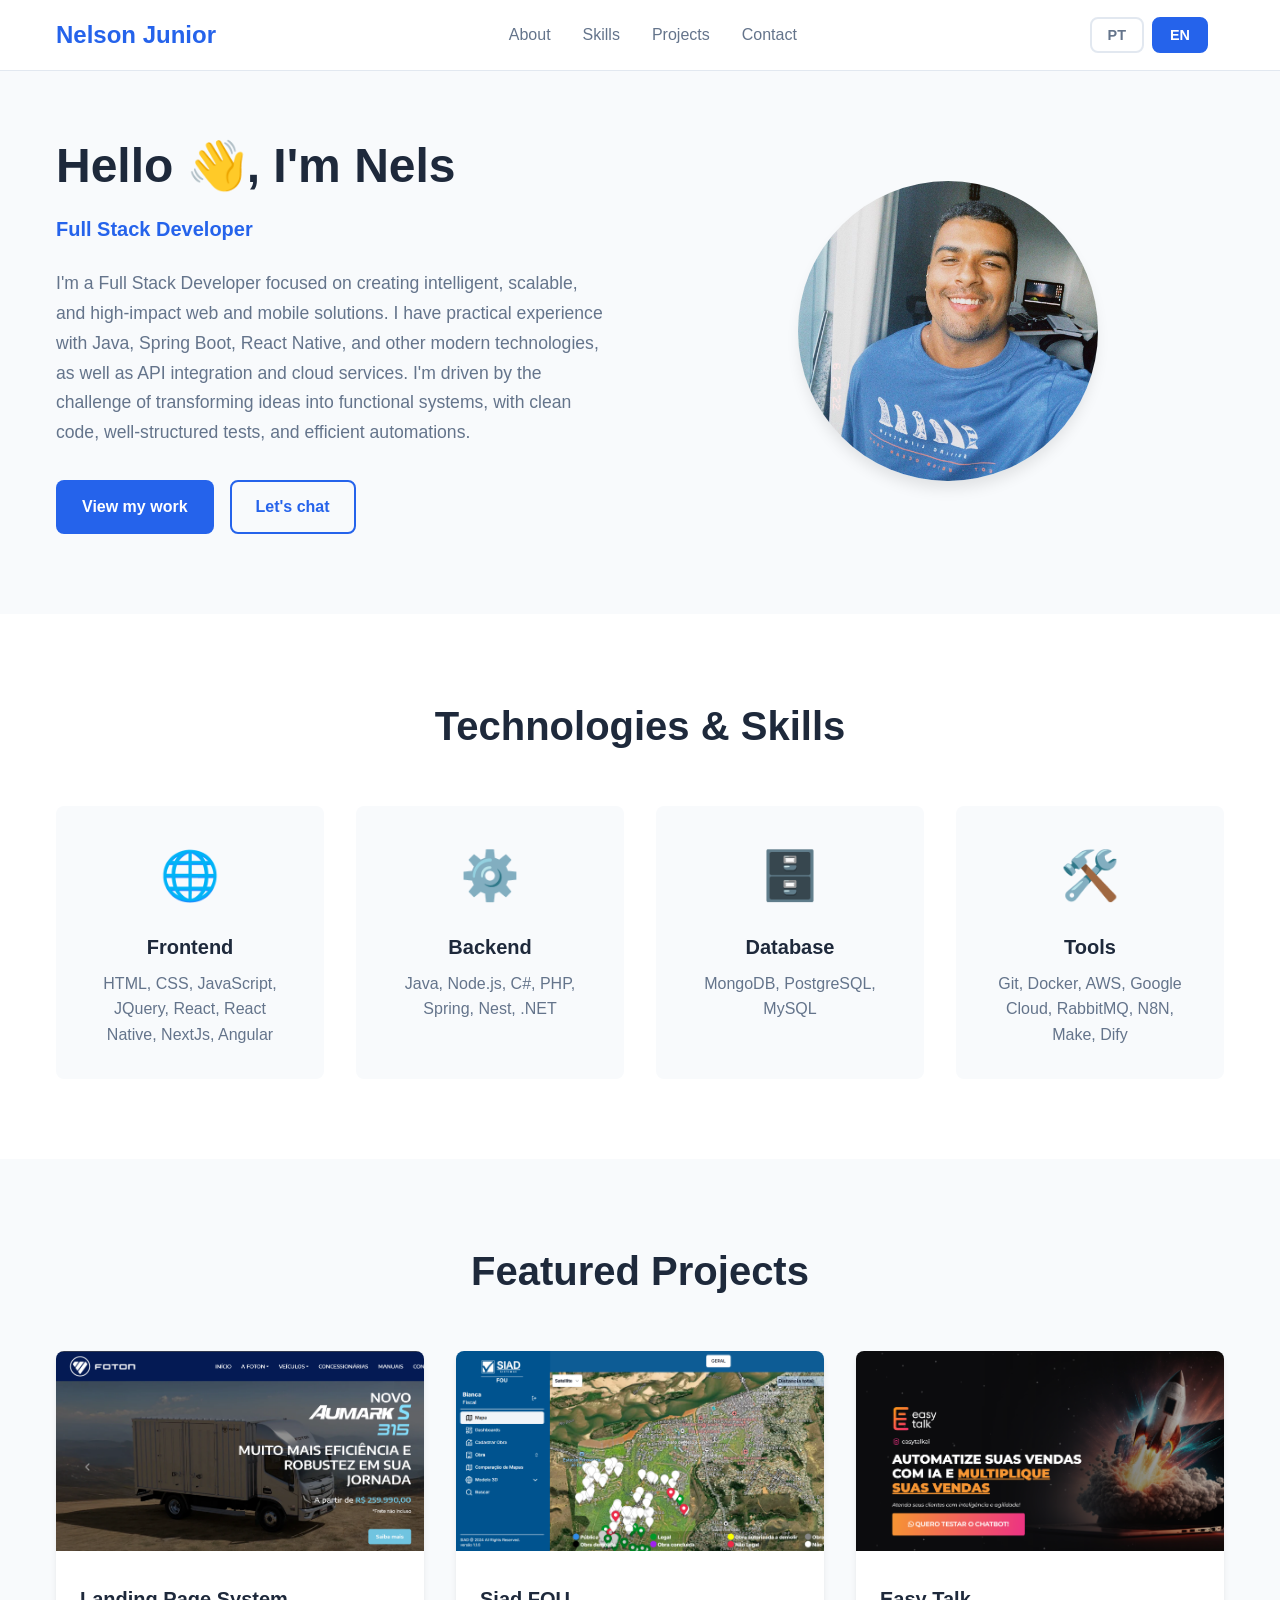
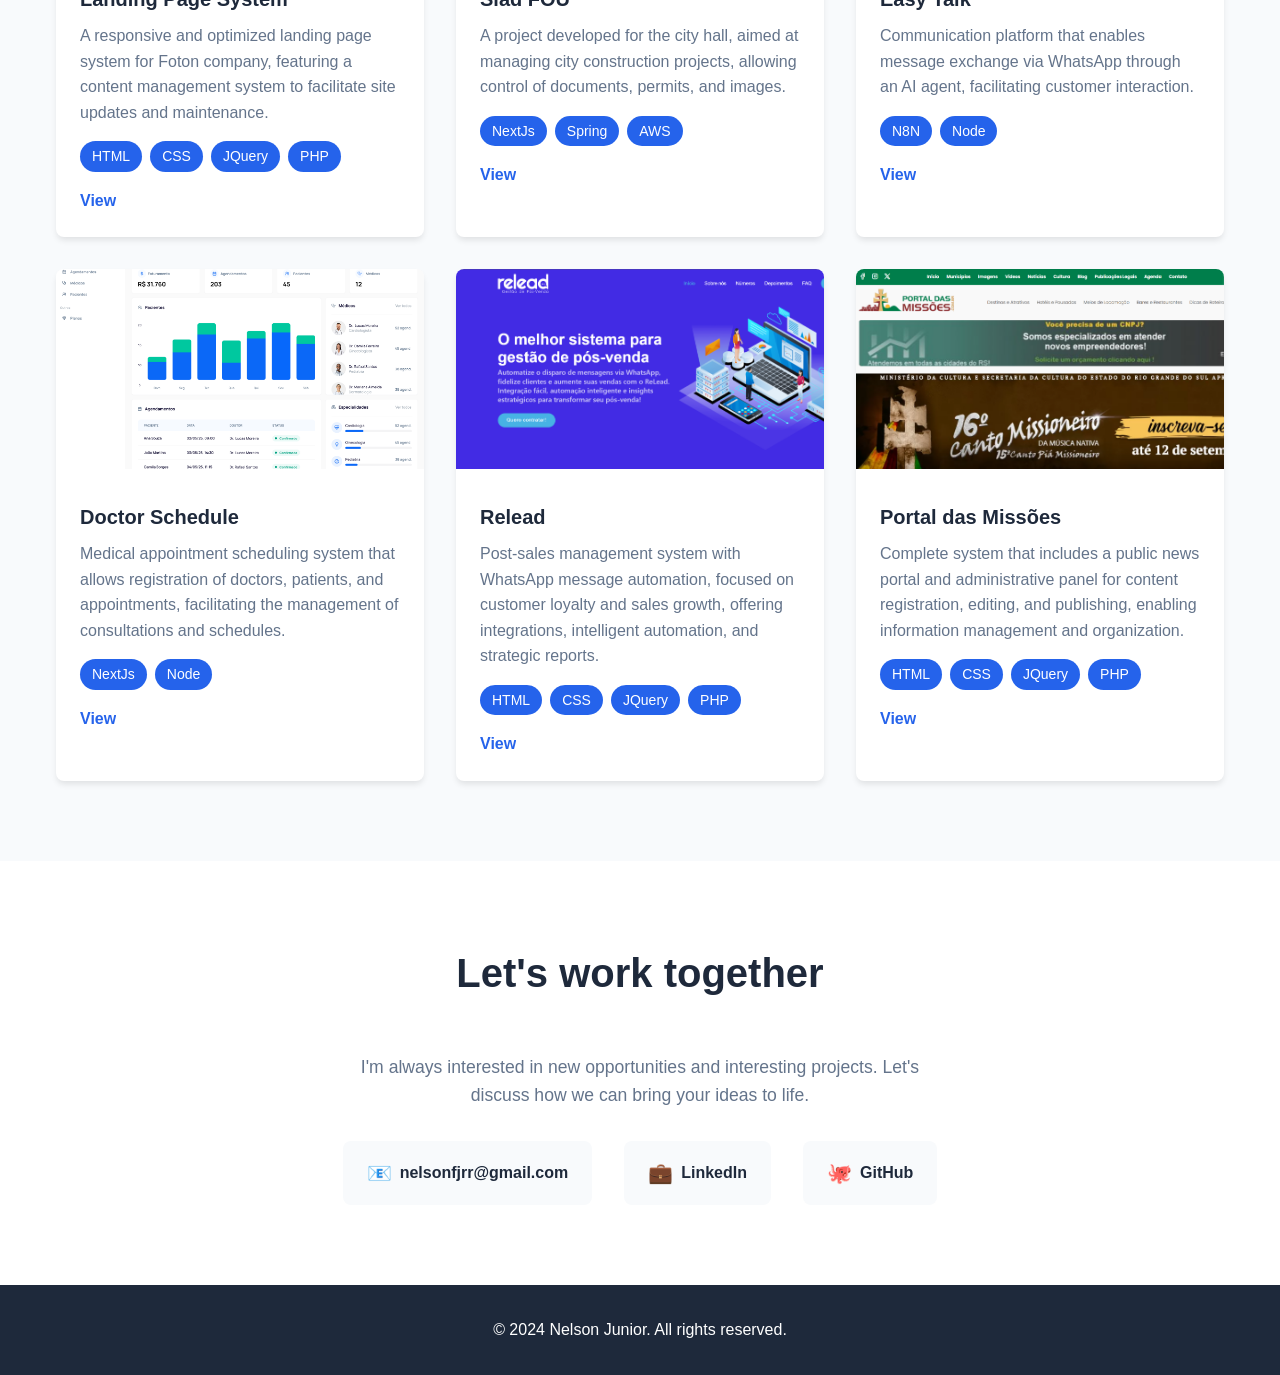
<file: index.html>
<!DOCTYPE html>
<html lang="en">
<head>
    <meta charset="UTF-8">
    <meta name="viewport" content="width=device-width, initial-scale=1.0">
    <title>Nelson Junior - Developer Portfolio</title>
    <link rel="icon" href="/assets/Favicon (NJ).png" type="image/png">
    <link rel="stylesheet" href="style.css">
</head>
<body>
    <!-- Header/Navigation -->
    <header class="header">
        <nav class="nav">
            <div class="nav-brand">
                <h2>Nelson Junior</h2>
            </div>
            <ul class="nav-links">
                <li><a href="#about" data-i18n="nav.about">Sobre</a></li>
                <li><a href="#skills" data-i18n="nav.skills">Skills</a></li>
                <li><a href="#projects" data-i18n="nav.projects">Projetos</a></li>
                <li><a href="#contact" data-i18n="nav.contact">Contato</a></li>
            </ul>
            <div class="lang-buttons">
                <button class="lang-btn" data-lang="pt" aria-label="Português">PT</button>
                <button class="lang-btn active" data-lang="en" aria-label="English">EN</button>
            </div>
            <button class="nav-toggle" aria-label="Toggle navigation">
                <span></span>
                <span></span>
                <span></span>
            </button>
        </nav>
    </header>

    <!-- Main Content -->
    <main>
        <!-- About Section -->
        <section id="about" class="section about-section">
            <div class="container">
                <div class="about-content">
                    <div class="about-text">
                        <h1 class="about-title" data-i18n="about.title">Olá 👋, eu sou o Nelson</h1>
                        <p class="about-subtitle">Full Stack Developer</p>
                        <p class="about-description" data-i18n="about.description">
                            Sou um desenvolvedor Full Stack com foco em criar soluções web e mobile inteligentes, escaláveis e de alto impacto. 
                            Tenho experiência prática com Java, Spring Boot, React Native e outras tecnologias modernas, além de integração com APIs e serviços em nuvem. 
                            Sou movido pelo desafio de transformar ideias em sistemas funcionais, com código limpo, testes bem estruturados e automações eficientes.
                        </p>
                        <div class="about-buttons">
                            <a href="#projects" class="btn btn-primary" data-i18n="about.button1">Ver meus trabalhos</a>
                            <a href="#contact" class="btn btn-secondary" data-i18n="about.button2">Vamos trocar ideia</a>
                        </div>
                    </div>
                    <div class="about-image">
                        <img src="/assets/foto minha.jpg" alt="John Doe Profile Photo" class="profile-photo">
                    </div>
                </div>
            </div>
        </section>

        <!-- Skills Section -->
        <section id="skills" class="section skills-section">
            <div class="container">
                <h2 class="section-title" data-i18n="skills.title">Tecnologias & Skills</h2>
                <div class="skills-grid">
                    <div class="skill-item">
                        <div class="skill-icon">🌐</div>
                        <h3>Frontend</h3>
                        <p>HTML, CSS, JavaScript, JQuery, React, React Native, NextJs, Angular</p>
                    </div>
                    <div class="skill-item">
                        <div class="skill-icon">⚙️</div>
                        <h3>Backend</h3>
                        <p>Java, Node.js, C#, PHP, Spring, Nest, .NET</p>
                    </div>
                    <div class="skill-item">
                        <div class="skill-icon">🗄️</div>
                        <h3>Database</h3>
                        <p>MongoDB, PostgreSQL, MySQL</p>
                    </div>
                    <div class="skill-item">
                        <div class="skill-icon">🛠️</div>
                        <h3>Tools</h3>
                        <p>Git, Docker, AWS, Google Cloud, RabbitMQ, N8N, Make, Dify</p>
                    </div>
                </div>
            </div>
        </section>

        <!-- Projects Section -->
        <section id="projects" class="section projects-section">
            <div class="container">
                <h2 class="section-title" data-i18n="projects.title">Projetos em destaque</h2>
                <div class="projects-grid">
                    <article class="project-card">
                        <div class="project-image">
                            <img src="/assets/foton-site.png" alt="Sistema de Landing Page">
                        </div>
                        <div class="project-content">
                            <h3 class="project-title" data-i18n="projects.project1.title">Sistema de Landing Page</h3>
                            <p class="project-description" data-i18n="projects.project1.description">
                                Um sistema de landing page responsivo e otimizado para a empresa Foton, 
                                que conta com um gerenciador de conteúdo para facilitar a atualização
                                e manutenção do site.
                            </p>
                            <div class="project-tech">
                                <span class="tech-tag">HTML</span>
                                <span class="tech-tag">CSS</span>
                                <span class="tech-tag">JQuery</span>
                                <span class="tech-tag">PHP</span>
                            </div>
                            <div class="project-links">
                                <a href="https://fotondobrasil.com.br/" target="_blank" class="project-link" data-i18n="projects.view">Visualizar</a>
                            </div>
                        </div>
                    </article>

                    <article class="project-card">
                        <div class="project-image">
                            <img src="/assets/siadfou.png" alt="Siad FOU">
                        </div>
                        <div class="project-content">
                            <h3 class="project-title" data-i18n="projects.project2.title">Siad FOU</h3>
                            <p class="project-description" data-i18n="projects.project2.description">
                                Um projeto desenvolvido para prefeitura, com intuito
                                de gerenciar obras da cidade, permitindo o controle de
                                documentos, alvarás e imagens.
                            </p>
                            <div class="project-tech">
                                <span class="tech-tag">NextJs</span>
                                <span class="tech-tag">Spring</span>
                                <span class="tech-tag">AWS</span>
                            </div>
                            <div class="project-links">
                                <a href="https://siadfou.com.br/" target="_blank" class="project-link" data-i18n="projects.view">Visualizar</a>
                            </div>
                        </div>
                    </article>

                    <article class="project-card">
                        <div class="project-image">
                            <img src="/assets/easytalk.png" alt="Easy Talk">
                        </div>
                        <div class="project-content">
                            <h3 class="project-title" data-i18n="projects.project3.title">Easy Talk</h3>
                            <p class="project-description" data-i18n="projects.project3.description">
                                Plataforma de comunicação que permite a troca de mensagens
                                por meio do Whatsapp por meio de um agente IA,
                                facilitando a interação com os clientes.
                            </p>
                            <div class="project-tech">
                                <span class="tech-tag">N8N</span>
                                <span class="tech-tag">Node</span>
                            </div>
                            <div class="project-links">
                                <a href="https://easytalk.nelsonfjunior.com/" target="_blank" class="project-link" data-i18n="projects.view">Visualizar</a>
                            </div>
                        </div>
                    </article>

                    <article class="project-card">
                        <div class="project-image">
                            <img src="/assets/doutoragenda.png" alt="Doutor Agenda">
                        </div>
                        <div class="project-content">
                            <h3 class="project-title" data-i18n="projects.project4.title">Doutor Agenda</h3>
                            <p class="project-description" data-i18n="projects.project4.description">
                                Sistema de agendamento de consultas médicas,
                                que permite o cadastro de médicos, pacientes e agendamentos,
                                facilitando a gestão de consultas e horários.
                            </p>
                            <div class="project-tech">
                                <span class="tech-tag">NextJs</span>
                                <span class="tech-tag">Node</span>
                            </div>
                            <div class="project-links">
                                <a href="https://doutoragenda.nelsonfjunior.com/" target="_blank" class="project-link" data-i18n="projects.view">Visualizar</a>
                            </div>
                        </div>
                    </article>

                    <article class="project-card">
                        <div class="project-image">
                            <img src="/assets/relead.png" alt="Relead">
                        </div>
                        <div class="project-content">
                            <h3 class="project-title" data-i18n="projects.project5.title">Relead</h3>
                            <p class="project-description" data-i18n="projects.project5.description">
                                Sistema de gestão de pós-venda com automação de mensagens via WhatsApp, voltado para fidelização de clientes e aumento de vendas, oferecendo integrações, automação inteligente e relatórios estratégicos.
                            </p>
                            <div class="project-tech">
                                <span class="tech-tag">HTML</span>
                                <span class="tech-tag">CSS</span>
                                <span class="tech-tag">JQuery</span>
                                <span class="tech-tag">PHP</span>
                            </div>
                            <div class="project-links">
                                <a href="https://relead.com.br/" target="_blank" class="project-link" data-i18n="projects.view">Visualizar</a>
                            </div>
                        </div>
                    </article>

                    <article class="project-card">
                        <div class="project-image">
                            <img src="/assets/pdm.png" alt="Portal das Missões">
                        </div>
                        <div class="project-content">
                            <h3 class="project-title" data-i18n="projects.project6.title">Portal das Missões</h3>
                            <p class="project-description" data-i18n="projects.project6.description">
                                Sistema completo que inclui portal público de notícias e painel administrativo para cadastro, edição e publicação de conteúdos, permitindo a gestão e organização das informações.
                            </p>
                            <div class="project-tech">
                                <span class="tech-tag">HTML</span>
                                <span class="tech-tag">CSS</span>
                                <span class="tech-tag">JQuery</span>
                                <span class="tech-tag">PHP</span>
                            </div>
                            <div class="project-links">
                                <a href="https://portaldasmissoes.com.br/" target="_blank" class="project-link" data-i18n="projects.view">Visualizar</a>
                            </div>
                        </div>
                    </article>
                </div>
            </div>
        </section>

        <!-- Contact Section -->
        <section id="contact" class="section contact-section">
            <div class="container">
                <h2 class="section-title" data-i18n="contact.title">Vamos trabalhar juntos</h2>
                <p class="contact-description" data-i18n="contact.description">
                    Estou sempre interessado em novas oportunidades e projetos interessantes.
                    Vamos discutir como podemos dar vida às suas ideias.
                </p>
                <div class="contact-links">
                    <a href="mailto:nelsonfjrr@gmail.com" class="contact-link">
                        <span class="contact-icon">📧</span>
                        nelsonfjrr@gmail.com
                    </a>
                    <a href="https://www.linkedin.com/in/nelsonfjrr/" target="_blank" class="contact-link">
                        <span class="contact-icon">💼</span>
                        LinkedIn
                    </a>
                    <a href="https://github.com/nelsonfjunior" target="_blank" class="contact-link">
                        <span class="contact-icon">🐙</span>
                        GitHub
                    </a>
                </div>
            </div>
        </section>
    </main>

    <!-- Footer -->
    <footer class="footer">
        <div class="container">
            <p>&copy; 2024 Nelson Junior. <span data-i18n="footer.rights">Todos os direitos reservados.</span></p>
        </div>
    </footer>

    <script src="script.js"></script>
</body>
</html>
</file>
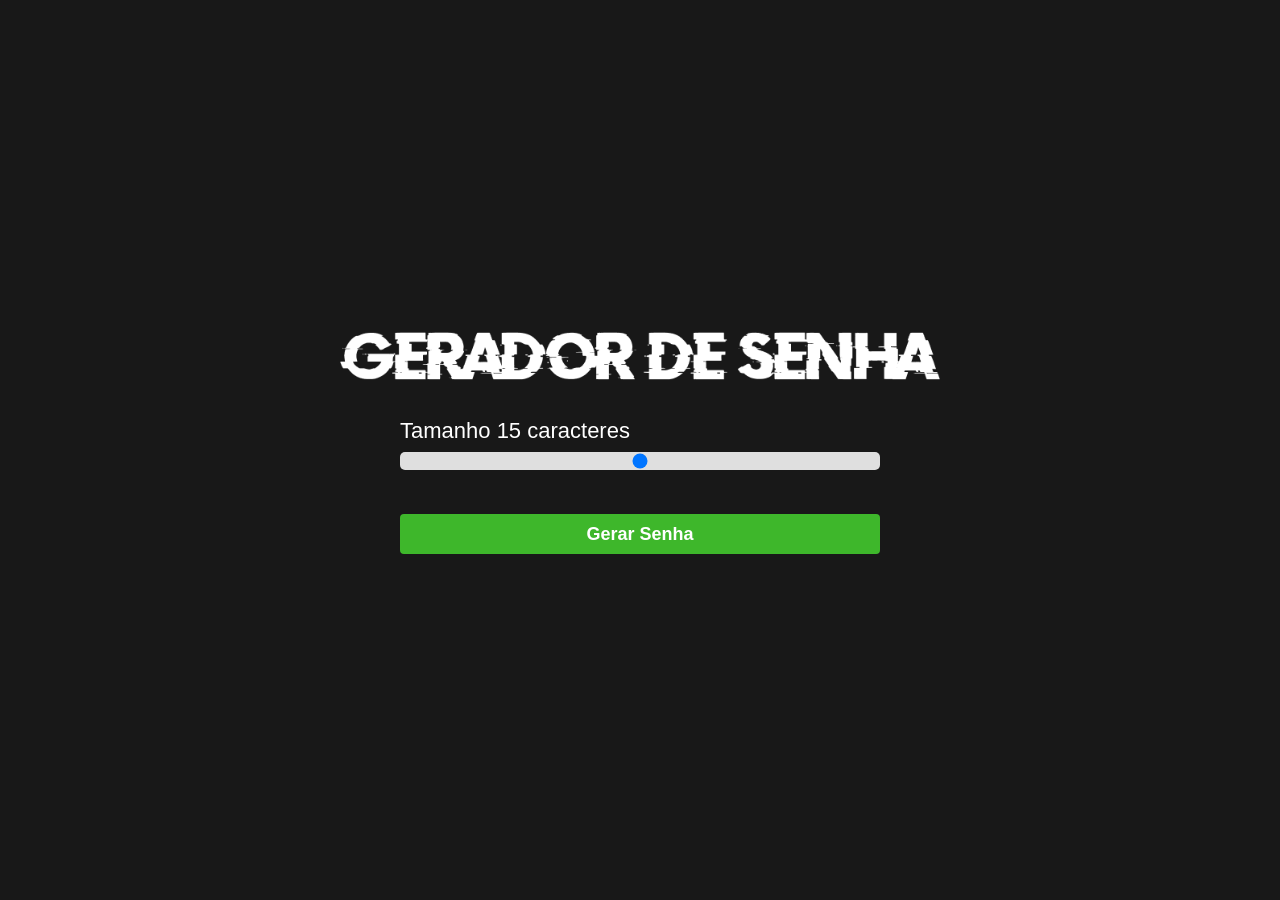
<file: Gerador de Senha/index.html>
<!DOCTYPE html>
<html lang="en">
<head>
    <meta charset="UTF-8">
    <meta name="viewport" content="width=device-width, initial-scale=1.0">
    <link rel="stylesheet" href="style.css">
    <meta name="keywords" content="Gerador de senhas, gerador password">
    <title>Gerador de Senha</title>
</head>
<body>

    <img  class="logo" src="imagem/logo.png" alt="Gerador de senha logo">

    <main class="container-input">
        <span>Tamanho <span id="valor"></span> caracteres</span>

        <input id="slider" class="slider" type="range" min="5" max="25" value="15"/>

        <button id="botao" class="botao" onclick="gerarSenha()" >Gerar Senha</button>
    </main>

    <div class="container-password hide" id="container-password" onclick="copiarSenha()">
        <span class="title">Sua senha gerada foi:</span>

        <span id="password" class="password">123123123123123</span>

        <span class="tooltip">Clique na senha para copiar 👆 </span>
    </div>

    <script src="script.js"></script>
</body>
</html>
</file>
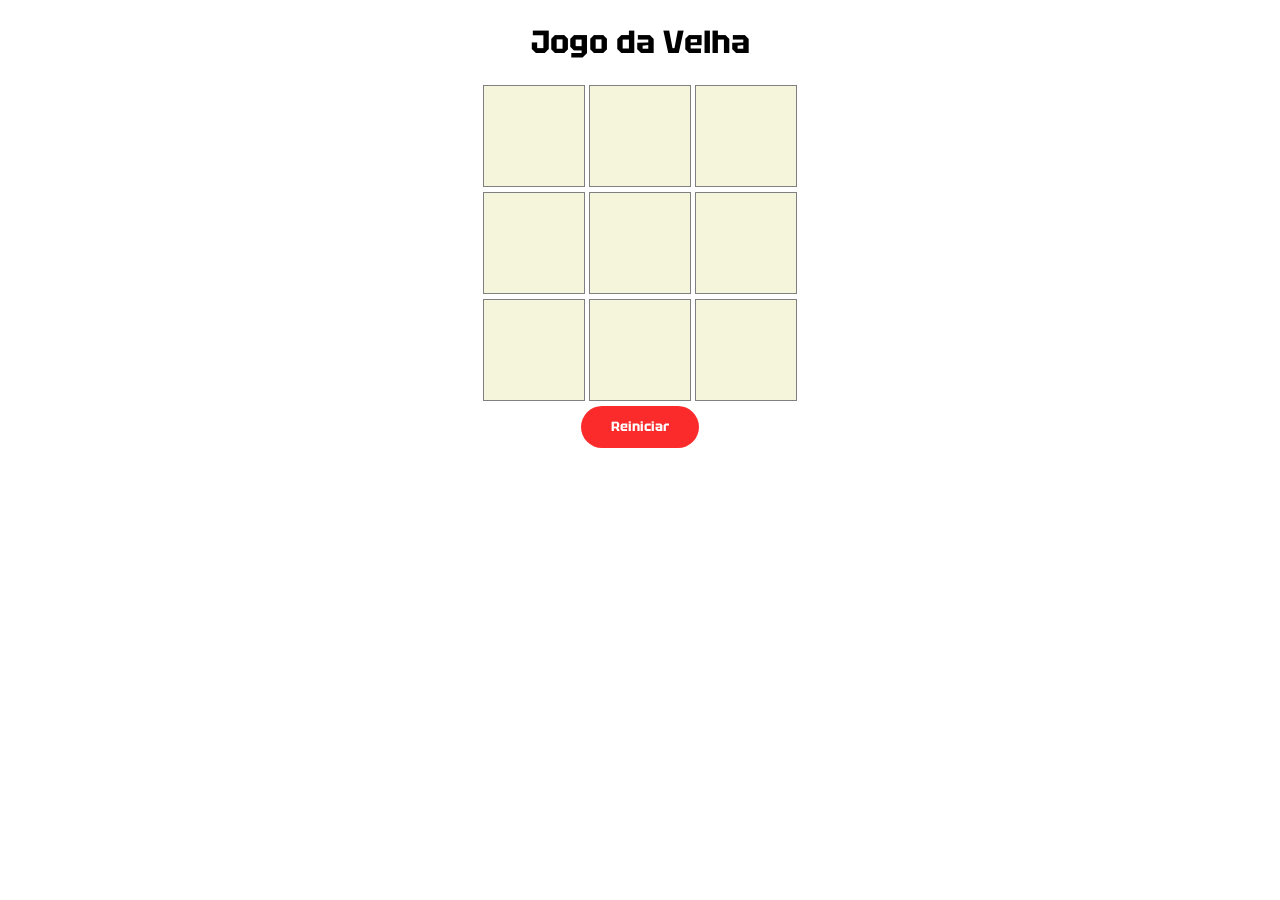
<file: Jogo da Velha/index.html>
<!DOCTYPE html>
<html lang="pt-br">
<head>
    <meta charset="UTF-8">
    <meta name="viewport" content="width=device-width, initial-scale=1.0">
    <link rel="preconnect" href="https://fonts.googleapis.com">
    <link rel="preconnect" href="https://fonts.gstatic.com" crossorigin>
    <link href="https://fonts.googleapis.com/css2?family=Tektur&display=swap" rel="stylesheet">
    <link rel="stylesheet" href="style.css">
    <title>Jogo da Velha</title>
</head>
<body>
    
    <h1>Jogo da Velha</h1>

    <div class="stage">
        <div>
            <div id="0" class="square">
                
            </div>
            <div id="1" class="square">
                
            </div>
            <div id="2" class="square">
                
            </div>
        </div>
        <div>
            <div id="3" class="square"></div>
            <div id="4" class="square"></div>
            <div id="5" class="square"></div>
        </div>
        <div>
            <div id="6" class="square"></div>
            <div id="7" class="square"></div>
            <div id="8" class="square"></div>
        </div>
        
    </div>

    <button onclick="reiniciar()">Reiniciar</button>


    <script src="./scripts/game.js"></script>
    <script src="./scripts/interface.js"></script>
</body>
</html>
</file>
<file: style.css>
/* CSS Custom Properties for easy customization */
:root {
    --primary-color: #2563eb;
    --secondary-color: #64748b;
    --accent-color: #f59e0b;
    --text-primary: #1e293b;
    --text-secondary: #64748b;
    --background-primary: #ffffff;
    --background-secondary: #f8fafc;
    --border-color: #e2e8f0;
    --shadow: 0 4px 6px -1px rgba(0, 0, 0, 0.1);
    --shadow-lg: 0 10px 15px -3px rgba(0, 0, 0, 0.1);
    --border-radius: 8px;
    --transition: all 0.3s ease;
    --max-width: 1200px;
    --section-padding: 5rem 0;
}

/* Reset and Base Styles */
* {
    margin: 0;
    padding: 0;
    box-sizing: border-box;
}

html {
    scroll-behavior: smooth;
}

body {
    font-family: -apple-system, BlinkMacSystemFont, 'Segoe UI', Roboto, Oxygen, Ubuntu, Cantarell, sans-serif;
    line-height: 1.6;
    color: var(--text-primary);
    background-color: var(--background-primary);
}

/* Container */
.container {
    max-width: var(--max-width);
    margin: 0 auto;
    padding: 0 1rem;
}

/* Section */
.section {
    padding: var(--section-padding);
}

.section-title {
    font-size: 2.5rem;
    font-weight: 700;
    text-align: center;
    margin-bottom: 3rem;
    color: var(--text-primary);
}

/* Header and Navigation */
.header {
    position: fixed;
    top: 0;
    left: 0;
    right: 0;
    background-color: rgba(255, 255, 255, 0.95);
    backdrop-filter: blur(10px);
    border-bottom: 1px solid var(--border-color);
    z-index: 1000;
}

.nav {
    display: flex;
    justify-content: space-between;
    align-items: center;
    padding: 1rem;
    max-width: var(--max-width);
    margin: 0 auto;
}

.nav-brand h2 {
    color: var(--primary-color);
    font-weight: 700;
}

.nav-links {
    display: flex;
    list-style: none;
    gap: 2rem;
}

.nav-links a {
    text-decoration: none;
    color: var(--text-secondary);
    font-weight: 500;
    transition: var(--transition);
}

.nav-links a:hover {
    color: var(--primary-color);
}

.nav-toggle {
    display: none;
    flex-direction: column;
    background: none;
    border: none;
    cursor: pointer;
    padding: 0.5rem;
}

.nav-toggle span {
    width: 25px;
    height: 3px;
    background-color: var(--text-primary);
    margin: 3px 0;
    transition: var(--transition);
}

.lang-buttons {
    display: flex;
    gap: 0.5rem;
    margin-right: 1rem;
}

.lang-btn {
    background: var(--background-primary);
    border: 2px solid var(--border-color);
    border-radius: var(--border-radius);
    cursor: pointer;
    padding: 0.5rem 1rem;
    transition: var(--transition);
    font-size: 0.9rem;
    font-weight: 600;
    color: var(--text-secondary);
    min-width: 50px;
}

.lang-btn:hover {
    border-color: var(--primary-color);
    background-color: var(--background-secondary);
    color: var(--primary-color);
}

.lang-btn.active {
    background-color: var(--primary-color);
    border-color: var(--primary-color);
    color: white;
}

.lang-btn.active:hover {
    background-color: var(--primary-color);
    color: white;
    transform: scale(1.05);
}

/* About Section */
.about-section {
    padding-top: 8rem;
    background-color: var(--background-secondary);
}

.about-content {
    display: grid;
    grid-template-columns: 1fr 1fr;
    gap: 4rem;
    align-items: center;
}

.about-title {
    font-size: 3rem;
    font-weight: 700;
    margin-bottom: 0.5rem;
    color: var(--text-primary);
}

.about-subtitle {
    font-size: 1.25rem;
    color: var(--primary-color);
    font-weight: 600;
    margin-bottom: 1.5rem;
}

.about-description {
    font-size: 1.1rem;
    color: var(--text-secondary);
    margin-bottom: 2rem;
    line-height: 1.7;
}

.about-buttons {
    display: flex;
    gap: 1rem;
}

.btn {
    display: inline-block;
    padding: 0.75rem 1.5rem;
    border-radius: var(--border-radius);
    text-decoration: none;
    font-weight: 600;
    transition: var(--transition);
    border: 2px solid transparent;
}

.btn-primary {
    background-color: var(--primary-color);
    color: white;
}

.btn-primary:hover {
    background-color: #1d4ed8;
    transform: translateY(-2px);
}

.btn-secondary {
    border-color: var(--primary-color);
    color: var(--primary-color);
}

.btn-secondary:hover {
    background-color: var(--primary-color);
    color: white;
}

.profile-photo {
    width: 100%;
    max-width: 300px;
    height: 300px;
    object-fit: cover;
    object-position: center bottom;
    border-radius: 50%;
    box-shadow: var(--shadow-lg);
    margin: 0 auto;
    display: block;
}

/* Skills Section */
.skills-section {
    background-color: var(--background-primary);
}

.skills-grid {
    display: grid;
    grid-template-columns: repeat(auto-fit, minmax(250px, 1fr));
    gap: 2rem;
}

.skill-item {
    text-align: center;
    padding: 2rem;
    background-color: var(--background-secondary);
    border-radius: var(--border-radius);
    transition: var(--transition);
}

.skill-item:hover {
    transform: translateY(-5px);
    box-shadow: var(--shadow-lg);
}

.skill-icon {
    font-size: 3rem;
    margin-bottom: 1rem;
}

.skill-item h3 {
    font-size: 1.25rem;
    font-weight: 600;
    margin-bottom: 0.5rem;
    color: var(--text-primary);
}

.skill-item p {
    color: var(--text-secondary);
}

/* Projects Section */
.projects-section {
    background-color: var(--background-secondary);
}

.projects-grid {
    display: grid;
    grid-template-columns: repeat(auto-fit, minmax(350px, 1fr));
    gap: 2rem;
}

.project-card {
    background-color: var(--background-primary);
    border-radius: var(--border-radius);
    overflow: hidden;
    box-shadow: var(--shadow);
    transition: var(--transition);
}

.project-card:hover {
    transform: translateY(-5px);
    box-shadow: var(--shadow-lg);
}

.project-image img {
    width: 100%;
    height: 200px;
    object-fit: cover;
    object-position: center left;
}

.project-content {
    padding: 1.5rem;
}

.project-title {
    font-size: 1.25rem;
    font-weight: 600;
    margin-bottom: 0.5rem;
    color: var(--text-primary);
}

.project-description {
    color: var(--text-secondary);
    margin-bottom: 1rem;
    line-height: 1.6;
}

.project-tech {
    display: flex;
    flex-wrap: wrap;
    gap: 0.5rem;
    margin-bottom: 1rem;
}

.tech-tag {
    background-color: var(--primary-color);
    color: white;
    padding: 0.25rem 0.75rem;
    border-radius: 20px;
    font-size: 0.875rem;
    font-weight: 500;
}

.project-links {
    display: flex;
    gap: 1rem;
}

.project-link {
    color: var(--primary-color);
    text-decoration: none;
    font-weight: 600;
    transition: var(--transition);
}

.project-link:hover {
    color: #1d4ed8;
}

/* Contact Section */
.contact-section {
    background-color: var(--background-primary);
    text-align: center;
}

.contact-description {
    font-size: 1.1rem;
    color: var(--text-secondary);
    margin-bottom: 2rem;
    max-width: 600px;
    margin-left: auto;
    margin-right: auto;
}

.contact-links {
    display: flex;
    justify-content: center;
    gap: 2rem;
    flex-wrap: wrap;
}

.contact-link {
    display: flex;
    align-items: center;
    gap: 0.5rem;
    padding: 1rem 1.5rem;
    background-color: var(--background-secondary);
    border-radius: var(--border-radius);
    text-decoration: none;
    color: var(--text-primary);
    font-weight: 600;
    transition: var(--transition);
}

.contact-link:hover {
    background-color: var(--primary-color);
    color: white;
    transform: translateY(-2px);
}

.contact-icon {
    font-size: 1.25rem;
}

/* Footer */
.footer {
    background-color: var(--text-primary);
    color: white;
    text-align: center;
    padding: 2rem 0;
}

/* Responsive Design */
@media (max-width: 768px) {
    .nav-links {
        position: fixed;
        top: 100%;
        left: 0;
        right: 0;
        background-color: white;
        flex-direction: column;
        padding: 2rem;
        box-shadow: var(--shadow);
        transform: translateY(-100%);
        opacity: 0;
        visibility: hidden;
        transition: var(--transition);
    }

    .nav-links.active {
        transform: translateY(0);
        opacity: 1;
        visibility: visible;
    }

    .nav-toggle {
        display: flex;
    }

    .lang-buttons {
        margin-right: 0.5rem;
        gap: 0.4rem;
    }

    .lang-btn {
        padding: 0.4rem 0.8rem;
        font-size: 0.85rem;
        min-width: 45px;
    }

    .about-content {
        grid-template-columns: 1fr;
        text-align: center;
        gap: 2rem;
    }

    .about-title {
        font-size: 2.5rem;
    }

    .section-title {
        font-size: 2rem;
    }

    .about-buttons {
        justify-content: center;
        flex-wrap: wrap;
    }

    .skills-grid {
        grid-template-columns: 1fr;
    }

    .projects-grid {
        grid-template-columns: 1fr;
    }

    .contact-links {
        flex-direction: column;
        align-items: center;
    }

    .contact-link {
        width: 100%;
        max-width: 300px;
        justify-content: center;
    }
}

@media (max-width: 480px) {
    .container {
        padding: 0 0.5rem;
    }

    .about-title {
        font-size: 2rem;
    }

    .section-title {
        font-size: 1.75rem;
    }

    .btn {
        padding: 0.5rem 1rem;
        font-size: 0.9rem;
    }
}
</file>
<file: Gerador de Senha/style.css>
*{
    font-family: sans-serif;
    width: 100%;
    margin: 0 auto;
    box-sizing: border-box;
}

body{
    background-color: #181818;
    width: 100%;
    height: 100vh;
    display: flex;
    justify-content: center;
    align-items: center;
    flex-direction: column;
}

.logo{
    max-width: 600px;
    margin-bottom: 24px;
}

.container-input{
    max-width: 480px;
    margin: 14px 0;
}

.container-input span{
    color: white;
    font-size: 22px;
}

.slider{
    appearance: none;
    width: 100%;
    border-radius: 5px;
    background-color: #DFDFDF;
    height: 18px;
    outline: none;
    margin-top: 8px;
}

.botao{
    height: 40px;
    background-color: #3EB72B;
    border: 0;
    border-radius: 4px;
    cursor: pointer;
    margin-top: 40px;
    color: white;
    font-weight: bold;
    font-size: 18px;
}

.container-password{
    max-width: 480px;
    margin: 14px 0;
    display: flex;
    align-items: center;
    flex-direction: column;
    cursor: pointer;
}

.title{
    text-align: center;
    color: white;
    font-size: 28px;
    margin-top: 24px;
    margin-bottom: 8px;
}

.password{
    height: 60px;
    background-color: rgba(0,0,0,0.40);
    border-radius: 4px;
    display: flex;
    justify-content: center;
    align-items: center;
    color: white;
    border: 1px solid #313131;
    transition: transform 0.5s;
}

.password:hover{
    transform: scale(1.05);
}

.tooltip{
    color: white;
    position: relative;
    top: 20px;
    padding: 6px 8px;
    background-color: rgb(15,15,15);
    text-align: center;
    font-size: 16px;
    border-radius: 6px;
    visibility: hidden;
    opacity: 0;
    transition: all 0.5s ease-in-out;
}

.hide{
    display: none;
}

.container-password:hover .tooltip{
    visibility: visible;
    bottom: 50px;
    opacity: 1;
}
</file>
<file: Jogo da Velha/style.css>
body{
    text-align: center;
    font-family: 'Tektur';
}

.square{
    width: 100px;
    height: 100px;
    background-color: beige;
    border: 1px solid gray;
    display: inline-block;
}

.o{
    position: relative;
}

.o::after{
    position: absolute;
    content: "\2B55";
    font-size: 50px;
    line-height: 100px;
    top: 0;
    bottom: 0;
    right: 0;
    left: 0;
}

.x{
    position: relative;
}

.x::after{
    position: absolute;
    content: "\274C";
    font-size: 50px;
    line-height: 100px;
    top: 0;
    bottom: 0;
    right: 0;
    left: 0;
}

button {
    padding: 12.5px 30px;
    border: 0;
    border-radius: 100px;
    background-color: #fb2b2b;
    color: #ffffff;
    font-weight: Bold;
    transition: all 0.5s;
    -webkit-transition: all 0.5s;
    font-family: 'Tektur';
}
  
button:hover {
    background-color: #ff6f6f;
    box-shadow: 0 0 20px #6fc5ff50;
    transform: scale(1.1);
}
  
button:active {
    background-color: #cf3d3d;
    transition: all 0.25s;
    -webkit-transition: all 0.25s;
    box-shadow: none;
    transform: scale(0.98);
}
</file>
